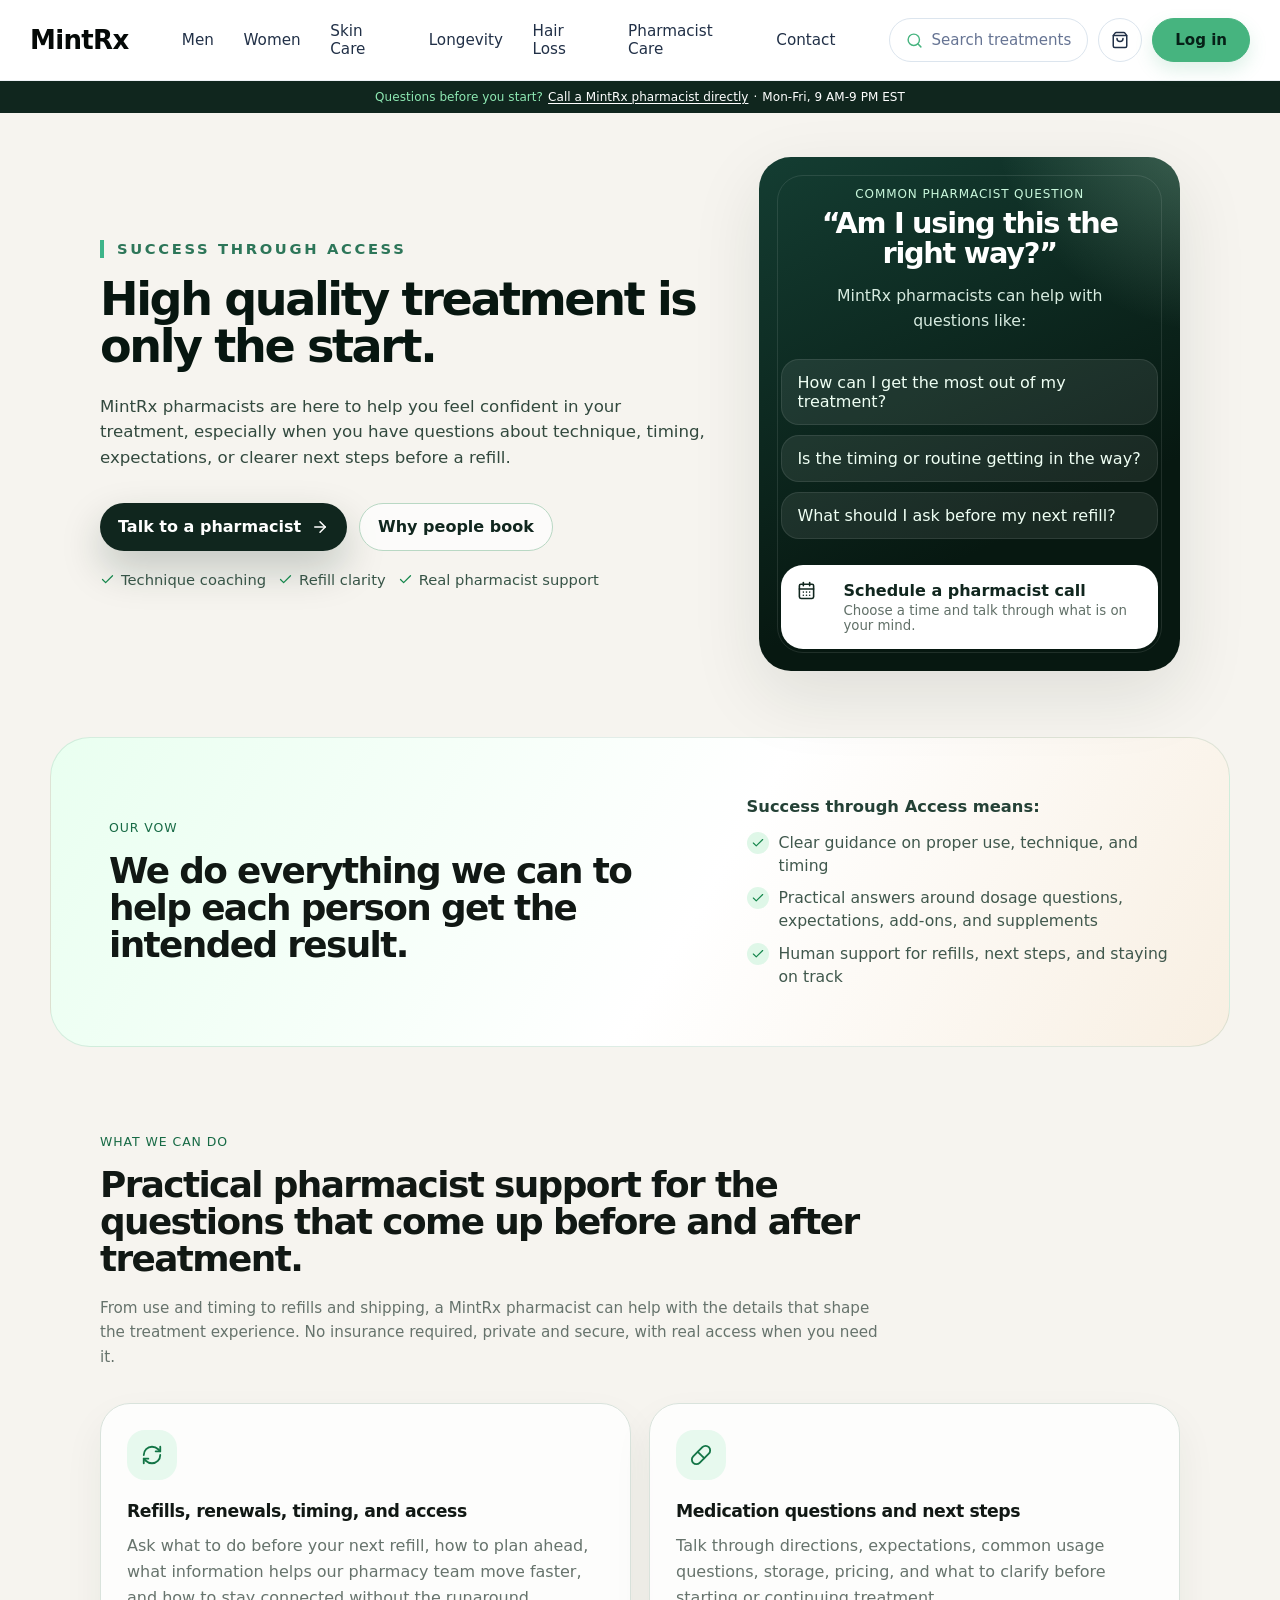
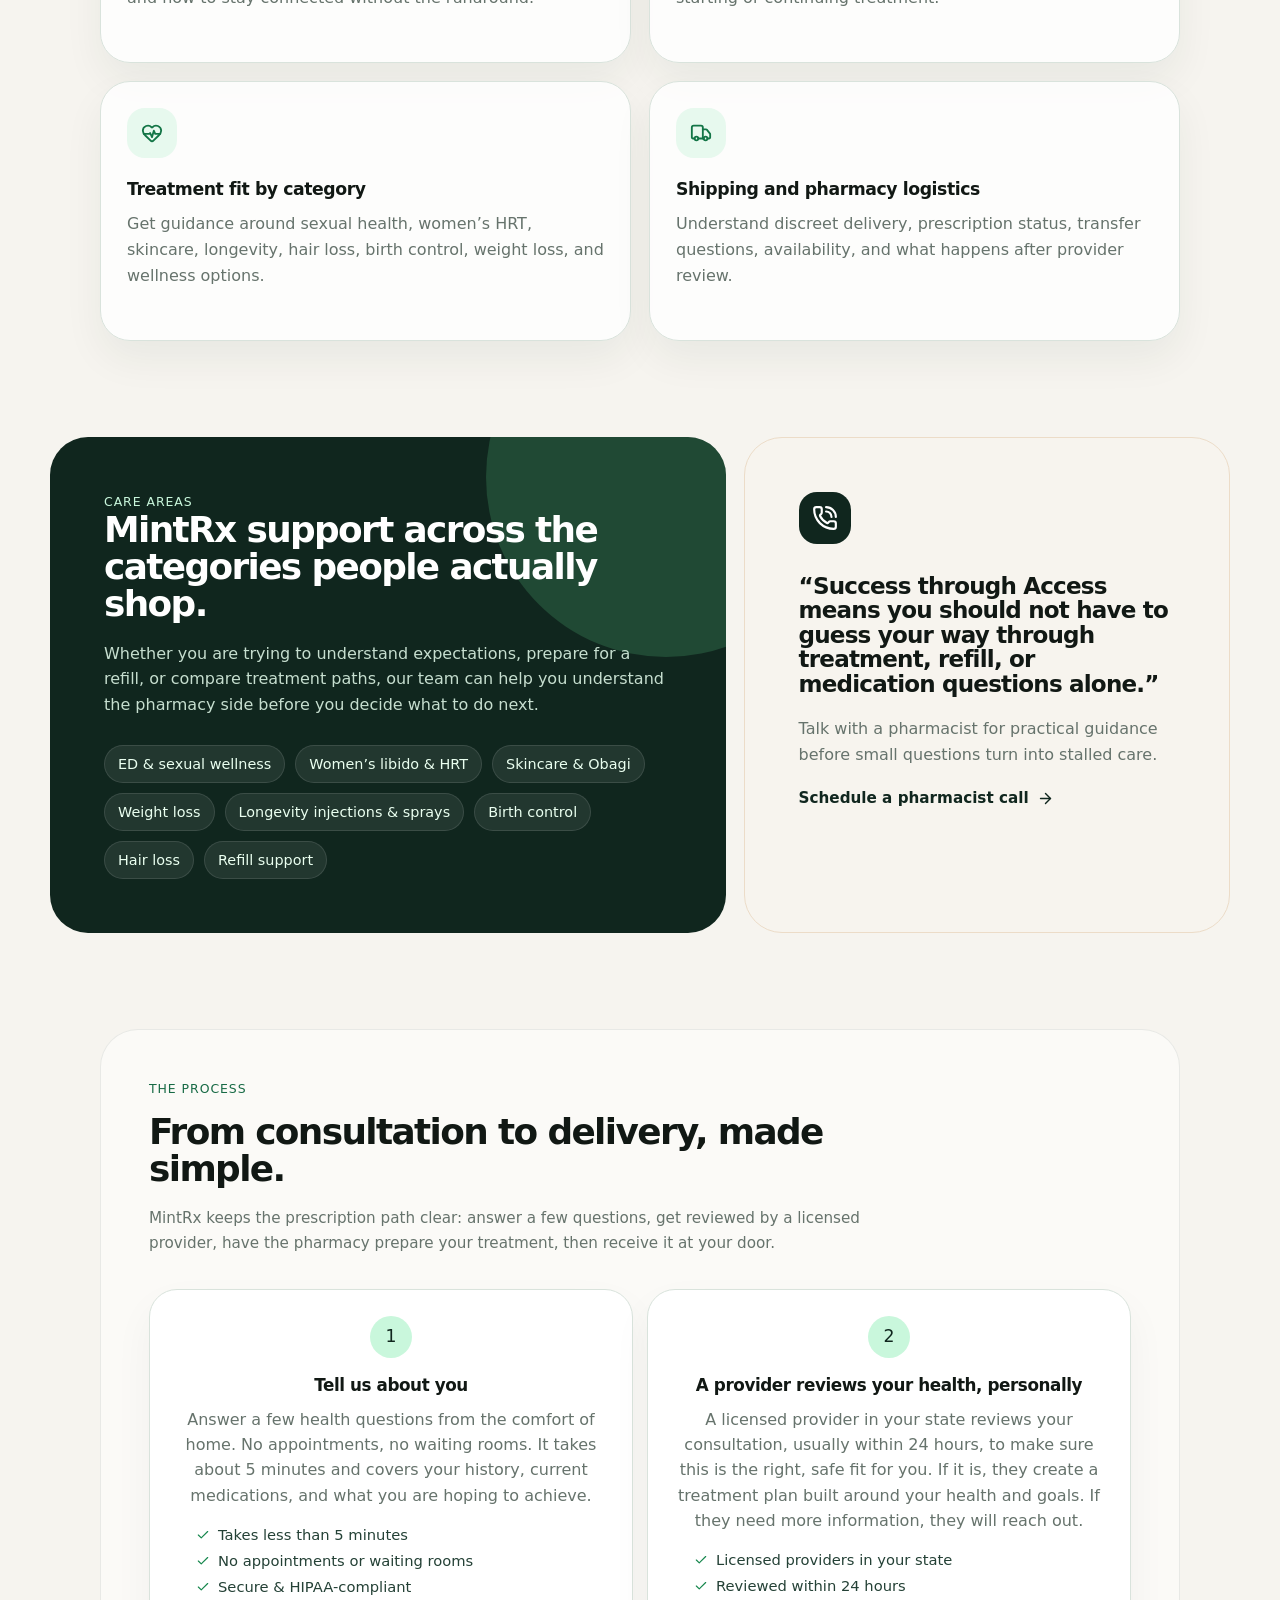
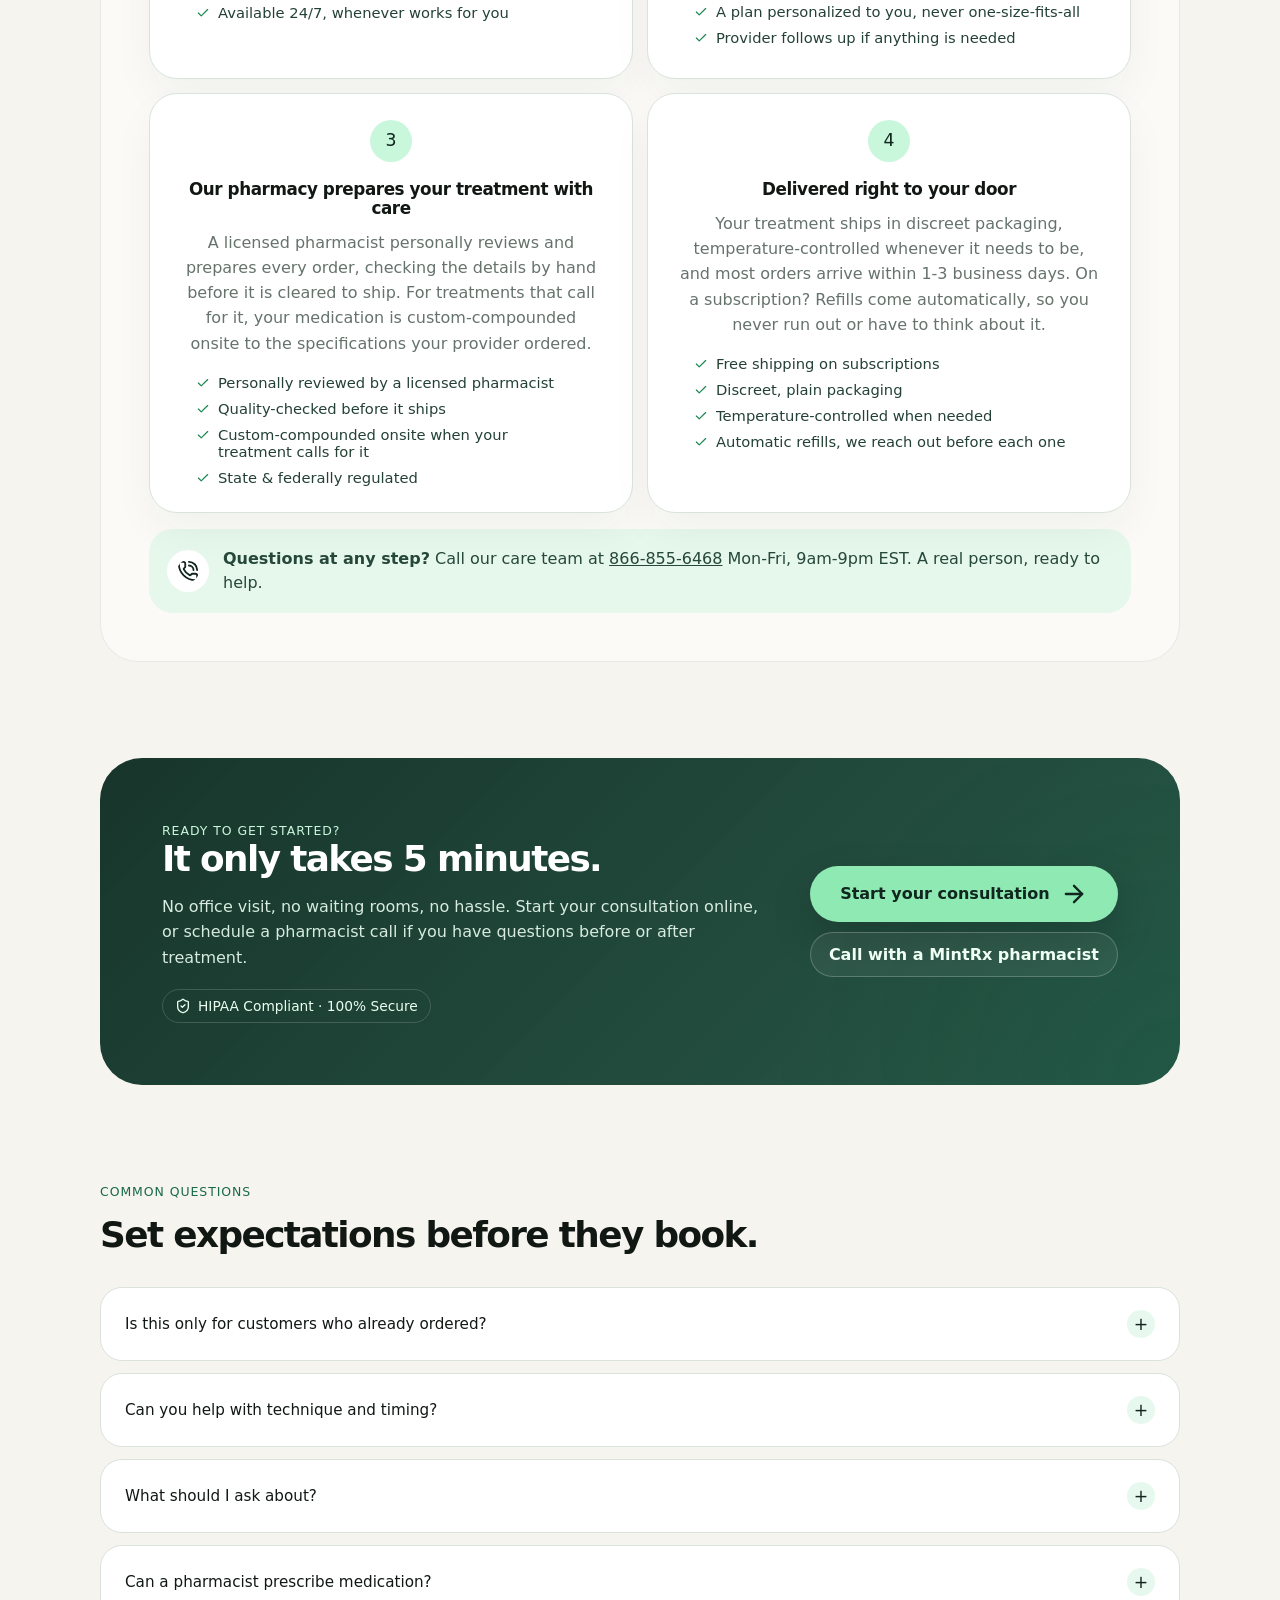
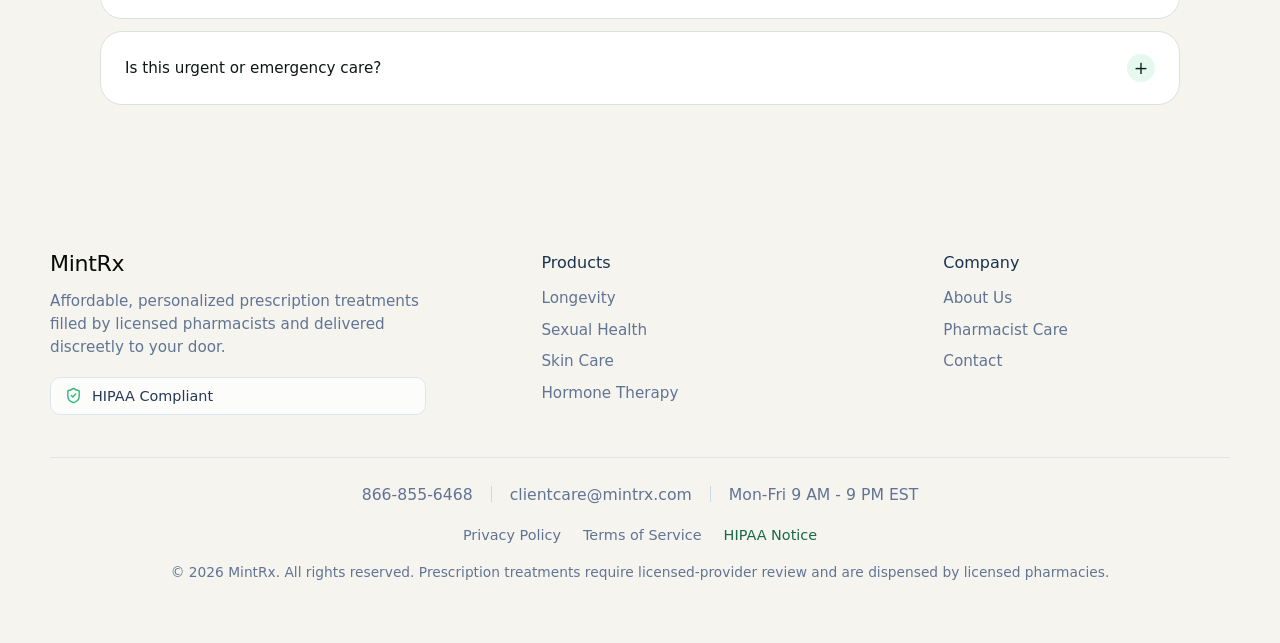
<file: index.html>
<!doctype html>
<html lang="en">
  <head>
    <meta charset="UTF-8" />
    <meta name="viewport" content="width=device-width, initial-scale=1.0" />
    <meta name="description" content="Talk to a MintRx pharmacist before your next refill. Learn what you can ask, how it works, and how to schedule pharmacy support." />
    <title>Talk to a Pharmacist | MintRx</title>
    <script type="module" crossorigin src="./assets/main-C_7VZZWX.js"></script>
    <link rel="stylesheet" crossorigin href="./assets/main-eGbc1Yk0.css">
  </head>
  <body>
    <div id="root"></div>

  </body>
</html>
</file>
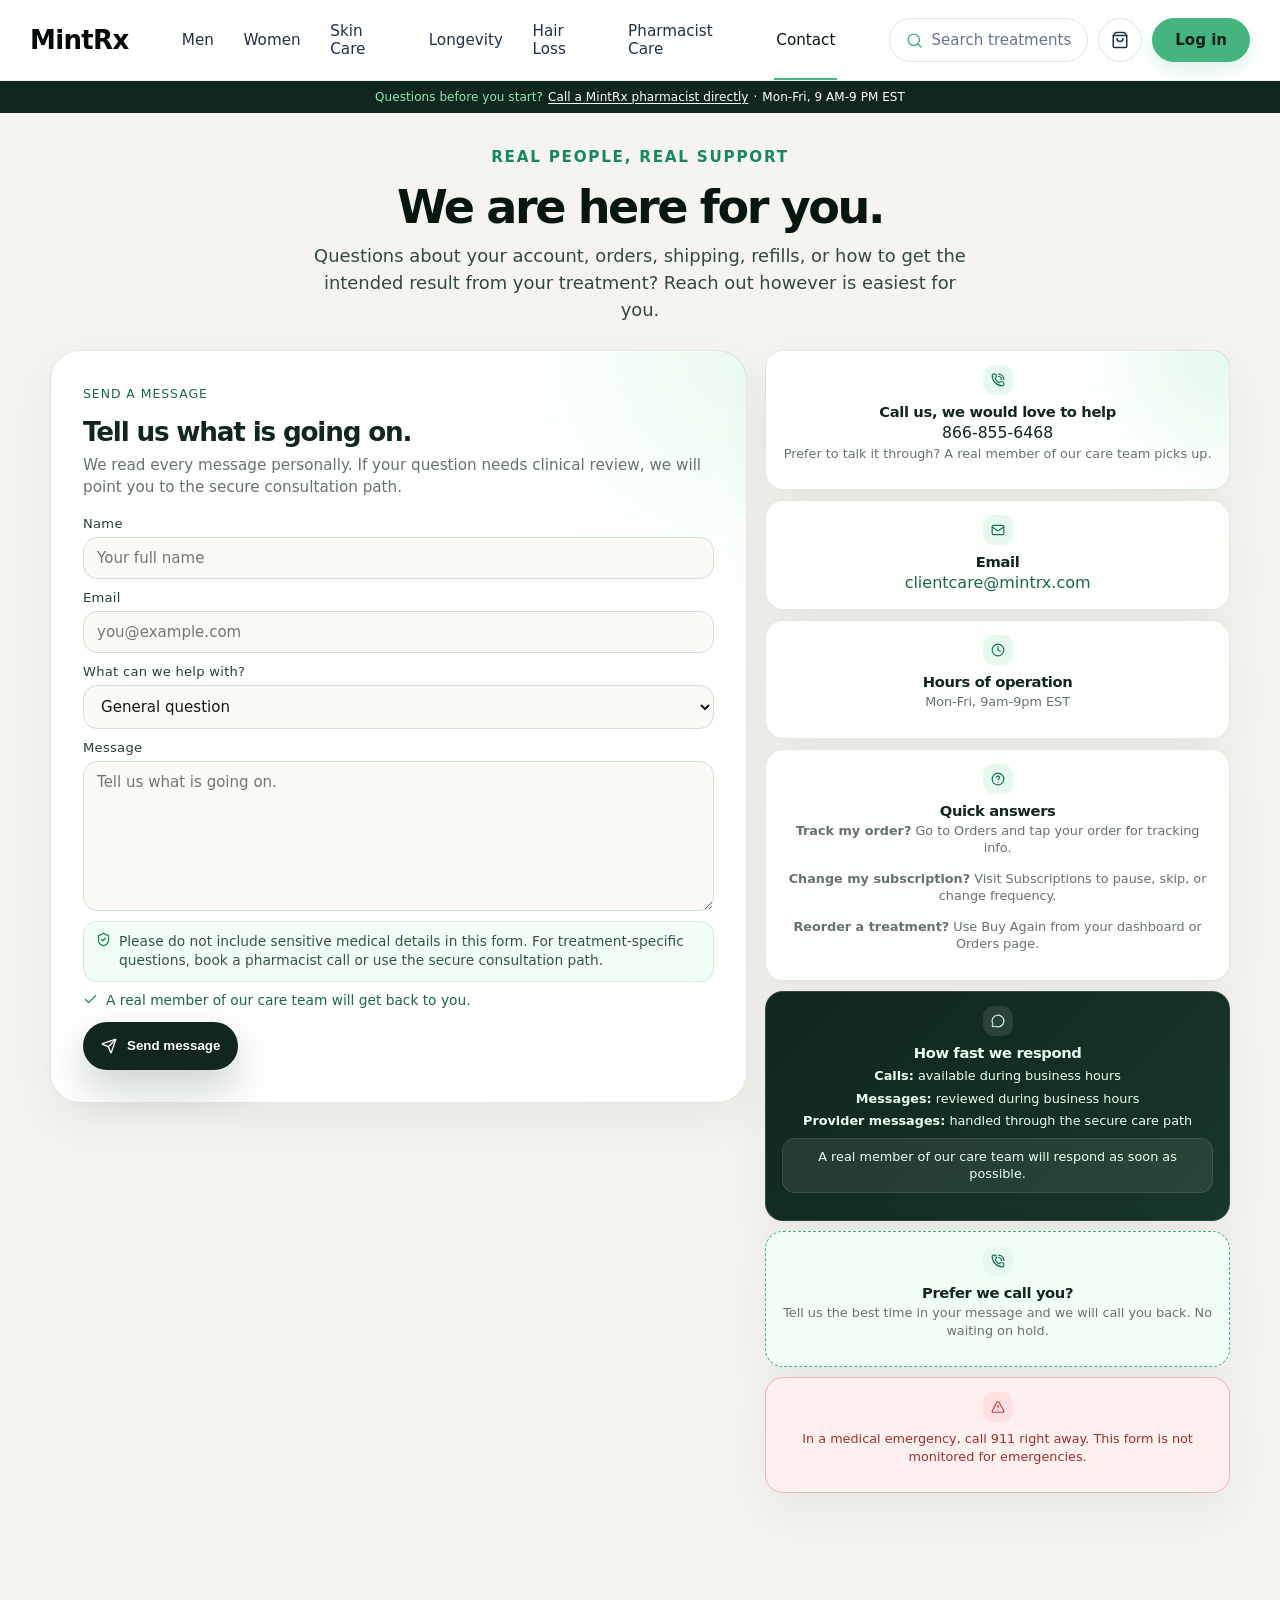
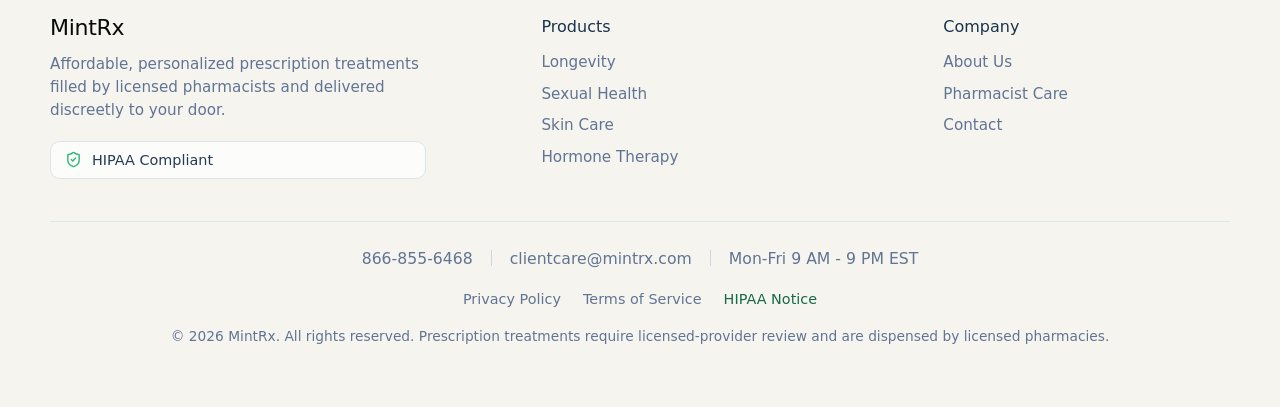
<file: contact.html>
<!doctype html>
<html lang="en">
  <head>
    <meta charset="UTF-8" />
    <meta name="viewport" content="width=device-width, initial-scale=1.0" />
    <meta name="description" content="Contact the MintRx care team for help with accounts, orders, shipping, refills, and pharmacy support." />
    <title>Contact MintRx</title>
    <script type="module" crossorigin src="./assets/main-C_7VZZWX.js"></script>
    <link rel="stylesheet" crossorigin href="./assets/main-eGbc1Yk0.css">
  </head>
  <body>
    <div id="root"></div>

  </body>
</html>
</file>
<file: assets/main-eGbc1Yk0.css>
@font-face{font-family:Poppins;font-style:normal;font-weight:300;font-display:swap;src:url(https://www.mintrx.com/_next/static/media/4c285fdca692ea22-s.p.woff2)format("woff2")}@font-face{font-family:Poppins;font-style:normal;font-weight:400;font-display:swap;src:url(https://www.mintrx.com/_next/static/media/eafabf029ad39a43-s.p.woff2)format("woff2")}@font-face{font-family:Poppins;font-style:normal;font-weight:500;font-display:swap;src:url(https://www.mintrx.com/_next/static/media/8888a3826f4a3af4-s.p.woff2)format("woff2")}@font-face{font-family:Poppins;font-style:normal;font-weight:600;font-display:swap;src:url(https://www.mintrx.com/_next/static/media/0484562807a97172-s.p.woff2)format("woff2")}@font-face{font-family:Poppins;font-style:normal;font-weight:700;font-display:swap;src:url(https://www.mintrx.com/_next/static/media/b957ea75a84b6ea7-s.p.woff2)format("woff2")}:root{--mint:#8ee9b3;--mint-2:#c9f7dc;--mint-soft:#e7f9ee;--deep:#10261e;--deep-2:#18362b;--ink:#111814;--muted:#66736c;--line:#d9e3dc;--cream:#f7f4ee;--sand:#eee5d7;--white:#fff;--action-green:#46b47f;--shadow:0 24px 70px #10261e1a;font-family:Poppins,system-ui,-apple-system,BlinkMacSystemFont,Segoe UI,sans-serif}*{box-sizing:border-box}html{scroll-behavior:smooth}body{color:var(--ink);background:#f6f4ef;margin:0;font-weight:400}a{color:inherit;text-decoration:none}main{overflow:hidden}.site-header{z-index:5;background:#fff;border-bottom:1px solid #eef2f6;grid-template-columns:auto 1fr auto;align-items:center;gap:clamp(28px,4vw,64px);width:100%;min-height:80px;padding:0 max(30px,50vw - 700px);display:grid;position:relative}.logo{color:#050907;letter-spacing:-.65px;align-items:center;font-size:26px;font-weight:800;line-height:39px;display:inline-flex}.logo img{width:128px;height:auto;display:block}nav{color:#213047;justify-content:center;align-items:center;gap:clamp(12px,2vw,28px);font-size:.95rem;font-weight:500;display:flex}nav a,nav .nav-static{border:0;border-radius:0;align-items:center;min-height:80px;padding:0 2px;display:inline-flex;position:relative}nav .nav-static{cursor:default}nav a:after{content:"";background:var(--action-green);transform-origin:0;height:2px;transition:transform .2s;position:absolute;bottom:0;left:0;right:0;transform:scaleX(0)}nav a:hover,nav a.active{color:#071610}nav a:hover:after,nav a.active:after{transform:scaleX(1)}.header-actions{align-items:center;gap:10px;display:flex}.search-pill,.cart-button,.login-button{min-height:44px;font:inherit;border-radius:999px;justify-content:center;align-items:center;font-size:.94rem;font-weight:500;transition:border-color .2s,background .2s,color .2s,transform .2s;display:inline-flex}.search-pill,.cart-button{color:#667493;background:#fff;border:1px solid #dce5ee}.search-pill{gap:9px;min-width:182px;padding:0 16px}.search-pill svg{color:var(--action-green)}.cart-button{color:#213047;width:44px;padding:0}.login-button{border:1px solid var(--action-green);background:var(--action-green);color:#062017;padding:0 22px;font-weight:600;box-shadow:0 8px 18px #46b47f2e}.search-pill:hover,.cart-button:hover{border-color:var(--action-green);color:#213047}.login-button:hover{background:#5ac592;transform:translateY(-1px)}.top-strip{color:#fff;letter-spacing:.005em;background:#10261e;justify-content:center;align-items:center;gap:5px;min-height:32px;padding:.42rem 1rem;font-size:12px;font-weight:300;line-height:1.2;display:flex}.top-strip strong{color:#8ee9b3;font-weight:500}.top-strip a{color:#fff;text-underline-offset:2px;font-weight:300;text-decoration:underline;text-decoration-thickness:.5px}.hero{grid-template-columns:minmax(0,1.05fr) minmax(330px,.72fr);align-items:center;gap:46px;width:min(1080px,100% - 32px);margin:44px auto 66px;display:grid}.hero-copy{position:relative}.hero-tagline{color:#176a45;letter-spacing:.065em;text-transform:uppercase;background:#5fd58a26;border:1px solid #166a4524;border-radius:999px;margin:0 0 18px;padding:8px 13px;font-size:.78rem;font-weight:500;display:inline-flex}.hero .hero-tagline{color:#2d7659;letter-spacing:.18em;text-transform:uppercase;background:0 0;border:0;border-left:4px solid #3eb489;border-radius:0;width:fit-content;margin:0 0 18px;padding:0 0 0 13px;font-size:clamp(.875rem,1.15vw,1rem);font-weight:600;line-height:1.2;display:block}.section-kicker{color:#176a45;text-transform:uppercase;letter-spacing:.075em;align-items:center;gap:8px;margin:0 0 18px;font-size:.78rem;font-weight:500;display:inline-flex}h1,h2,h3,p{margin-top:0}h1,h2,blockquote,h3{font-weight:600}h1{letter-spacing:-.052em;color:#071610;max-width:720px;margin-bottom:24px;font-size:clamp(2.05rem,3.6vw,3.15rem);line-height:1.02}.lede{color:#32493e;max-width:720px;margin-bottom:32px;font-size:clamp(.98rem,1.3vw,1.125rem);line-height:1.55}.hero-actions,.trust-row{flex-wrap:wrap;align-items:center;gap:12px;display:flex}.button{border-radius:999px;justify-content:center;align-items:center;gap:10px;min-height:48px;padding:12px 18px;font-weight:600;transition:transform .2s,box-shadow .2s,background .2s;display:inline-flex}.button:hover{transform:translateY(-2px)}.primary{background:var(--deep);color:#fff;box-shadow:0 18px 40px #09281f38}.secondary{color:var(--deep);background:#ffffffb3;border:1px solid #b9d8c4}.big{padding:14px 21px}.trust-row{color:#375447;margin-top:20px;font-size:.92rem;font-weight:500}.trust-row span{align-items:center;gap:6px;display:inline-flex}.trust-row svg{color:#16874d}.hero-card{color:#fff;box-shadow:var(--shadow);background:radial-gradient(circle at 112% -12%,#bdf2d057,#0000 15rem),linear-gradient(155deg,#143d32,#071811 70%);border-radius:32px;padding:30px 22px 22px;position:relative}.hero-card:after{content:"";pointer-events:none;z-index:0;border:1px solid #ffffff1a;border-radius:26px;position:absolute;inset:18px}.hero-card>*{z-index:1;position:relative}.consult-card{text-align:center;max-width:460px;margin:0 auto 26px}.micro{color:var(--mint-2);text-transform:uppercase;letter-spacing:.075em;margin-bottom:8px;font-size:.75rem;font-weight:500}.consult-card h2{letter-spacing:-.045em;margin:0;font-size:clamp(1.35rem,2.25vw,1.85rem);line-height:1.03}.consult-subcopy{color:#d7ebe0;max-width:390px;margin:16px auto 0;font-size:.98rem;line-height:1.55}.question-list{gap:10px;margin:26px 0;display:grid}.question-list span{color:#effff4;background:#ffffff14;border:1px solid #ffffff17;border-radius:18px;padding:13px 15px}.mini-schedule{color:var(--deep);background:#fff;border-radius:22px;grid-template-columns:34px 1fr;align-items:start;gap:12px;padding:16px;text-decoration:none;transition:transform .2s,box-shadow .2s;display:grid}.mini-schedule:hover{transform:translateY(-2px);box-shadow:0 18px 38px #0000002e}.mini-schedule small{color:#617068;margin-top:3px;display:block}.angle-band{background:linear-gradient(120deg,#e9fff0,#fff 55%,#f8efe2);border:1px solid #166a451f;border-radius:40px;grid-template-columns:1fr .72fr;align-items:center;gap:48px;width:min(1180px,100% - 32px);margin:0 auto 84px;padding:clamp(28px,5vw,58px);display:grid}.angle-band>div{flex-direction:column;justify-content:center;display:flex}.angle-band h2,.section-heading h2,.dark-panel h2,.schedule-section h2{letter-spacing:-.045em;margin-bottom:0;font-size:clamp(1.55rem,2.8vw,2.45rem);line-height:1.03}.vow-points{align-self:center;gap:14px;display:grid}.vow-points p{color:#244136;margin:0;font-size:1.02rem;font-weight:600;line-height:1.35}.vow-points ul{gap:10px;margin:0;padding:0;list-style:none;display:grid}.vow-points li{color:#40584d;grid-template-columns:22px 1fr;align-items:start;gap:10px;font-size:.98rem;line-height:1.45;display:grid}.vow-points svg{color:#16874d;background:#dff7e8;border-radius:50%;width:22px;height:22px;padding:4px}.section{width:min(1080px,100% - 32px);margin:0 auto 96px}.section-heading{max-width:780px;margin-bottom:34px}.section-heading p:not(.section-kicker){color:var(--muted);margin-top:18px;font-size:.95rem;line-height:1.6}.compact{max-width:670px}.topic-grid{grid-template-columns:repeat(2,1fr);gap:18px;display:grid}.topic-card{border:1px solid var(--line);background:#ffffffd1;border-radius:30px;min-height:260px;padding:26px;box-shadow:0 18px 40px #0c2d220f}.topic-icon{background:var(--mint-soft);color:#137546;border-radius:18px;place-items:center;width:50px;height:50px;margin-bottom:22px;display:grid}.topic-card h3{letter-spacing:-.025em;margin-bottom:12px;font-size:1.08rem;line-height:1.12}.topic-card p,.step p,details p,footer p,.dark-panel p,.quote-panel p,.schedule-section p{color:var(--muted);margin-bottom:0;line-height:1.6}.split-section{grid-template-columns:1fr .72fr;gap:18px;width:min(1180px,100% - 32px);margin:0 auto 96px;display:grid}.dark-panel,.quote-panel{border-radius:38px;padding:clamp(28px,5vw,54px)}.dark-panel{background:var(--deep);color:#fff;position:relative;overflow:hidden}.dark-panel:before{content:"";background:#5fd58a33;border-radius:50%;width:360px;height:360px;position:absolute;top:-140px;right:-120px}.dark-panel .section-kicker{color:var(--mint-2)}.dark-panel h2{margin-bottom:18px;position:relative}.dark-panel p{color:#c6decf;position:relative}.category-pills{flex-wrap:wrap;gap:10px;margin-top:28px;display:flex;position:relative}.category-pills span{color:#eafff0;background:#ffffff14;border:1px solid #ffffff1c;border-radius:999px;padding:10px 13px;font-size:.9rem;font-weight:500}.quote-panel{background:var(--cream);color:inherit;border:1px solid #ecdcc8;text-decoration:none;transition:transform .2s,border-color .2s,box-shadow .2s}.quote-panel:hover{border-color:#b9d8c4;transform:translateY(-2px);box-shadow:0 22px 52px #10261e17}.quote-icon{background:var(--deep);color:#fff;border-radius:18px;width:52px;height:52px;margin-bottom:26px;padding:13px}blockquote{letter-spacing:-.035em;margin:0 0 20px;font-size:clamp(1.2rem,1.8vw,1.62rem);font-weight:600;line-height:1.06}.quote-cta{color:var(--deep);align-items:center;gap:8px;margin-top:22px;font-size:.95rem;font-weight:600;display:inline-flex}.quote-cta svg{transition:transform .2s}.quote-panel:hover .quote-cta svg{transform:translate(3px)}.process-section{background:#fbfaf7;border:1px solid #10261e14;border-radius:38px;padding:clamp(28px,4vw,48px)}.process-heading{max-width:760px}.treatment-steps{grid-template-columns:repeat(2,1fr);gap:14px;display:grid}.treatment-step{border:1px solid var(--line);text-align:center;background:#fff;border-radius:28px;flex-direction:column;align-items:center;gap:18px;min-height:390px;padding:26px 30px;display:flex;box-shadow:0 18px 42px #10261e0b}.step-number{width:42px;height:42px;color:var(--deep);background:var(--mint-2);border-radius:50%;place-items:center;font-size:1.08rem;font-weight:500;line-height:1;display:grid}.treatment-step h3{letter-spacing:-.025em;margin-bottom:12px;font-size:clamp(1.05rem,1.25vw,1.2rem);line-height:1.12}.treatment-step p{color:var(--muted);margin-bottom:18px;line-height:1.58}.treatment-step ul{text-align:left;gap:9px;width:min(100%,390px);margin:0 auto;padding:0;list-style:none;display:grid}.treatment-step li{color:#244136;align-items:flex-start;gap:8px;font-size:.92rem;font-weight:500;display:flex}.treatment-step li svg{color:#16874d;flex:none;margin-top:2px}.care-note{color:#17372b;background:#e6f7ec;border-radius:24px;grid-template-columns:42px 1fr;align-items:center;gap:14px;margin-top:16px;padding:18px;display:grid}.care-note svg{width:42px;height:42px;color:var(--deep);background:#fff;border-radius:50%;padding:10px}.care-note p{color:#26483a;margin:0;line-height:1.5}.care-note a{font-weight:500;text-decoration:underline}.schedule-section{color:#fff;background:linear-gradient(135deg,#09281ff0,#164b3aeb),radial-gradient(circle at 100% 100%,#5fd58a80,#0000 25rem);border-radius:42px;justify-content:space-between;align-items:center;gap:34px;width:min(1080px,100% - 32px);margin:0 auto 96px;padding:clamp(30px,5vw,62px);display:flex}.schedule-section .section-kicker{color:var(--mint-2)}.schedule-section h2{margin-bottom:16px}.schedule-section p{color:#d7ebe0;max-width:720px}.secure-line{color:#eafff0;border:1px solid #ffffff29;border-radius:999px;align-items:center;gap:7px;margin-top:18px;padding:8px 12px;font-size:.86rem;font-weight:500;display:inline-flex}.schedule-actions{flex-direction:column;flex-shrink:0;gap:10px;display:flex}.schedule-button{background:var(--mint);color:var(--deep);white-space:nowrap;box-shadow:0 18px 42px #0000002e}.schedule-secondary{color:#effff4;white-space:nowrap;background:#ffffff0f;border:1px solid #ffffff38;min-height:44px}.schedule-button svg{width:28px;height:28px}.faq-list{gap:12px;display:grid}details{border:1px solid var(--line);background:#fff;border-radius:22px;padding:0;overflow:hidden}summary{cursor:pointer;justify-content:space-between;align-items:center;gap:18px;padding:22px 24px;font-size:.95rem;font-weight:500;list-style:none;display:flex}summary::-webkit-details-marker{display:none}summary:after{content:"+";width:28px;height:28px;color:var(--deep);background:var(--mint-soft);border-radius:50%;flex:0 0 28px;place-items:center;font-size:1.08rem;line-height:1;display:grid}details[open] summary:after{content:"-"}details p{padding:0 24px 22px}.contact-hero{text-align:center;width:min(900px,100% - 32px);margin:34px auto 26px}.contact-hero .hero-tagline{color:#16875f;letter-spacing:.115em;background:0 0;border:0;border-radius:0;margin-left:auto;margin-right:auto;padding:0;font-size:.95rem;font-weight:600}.contact-hero h1{letter-spacing:-.052em;max-width:none;margin-bottom:12px;font-size:clamp(2.05rem,3.6vw,3.15rem)}.contact-hero p:not(.hero-tagline){color:#32493e;max-width:660px;margin:0 auto;font-size:clamp(1rem,1.5vw,1.12rem);line-height:1.5}.contact-layout{grid-template-columns:minmax(0,1.08fr) minmax(320px,.72fr);align-items:start;gap:18px;width:min(1180px,100% - 32px);margin:0 auto 72px;display:grid}.contact-form,.support-card{border:1px solid #10261e1a;box-shadow:0 18px 48px #10261e11}.contact-form{background:radial-gradient(circle at 100% 0,#8ee9b32e,#0000 16rem),#fff;border-radius:30px;padding:clamp(22px,3vw,32px)}.form-card-heading{margin-bottom:18px}.form-card-heading h2{color:var(--deep);letter-spacing:-.045em;margin-bottom:8px;font-size:clamp(1.35rem,2.05vw,1.75rem);line-height:1.03}.form-card-heading p:not(.section-kicker){color:var(--muted);font-size:.95rem;line-height:1.45}.contact-form label{gap:6px;margin-bottom:11px;display:grid}.contact-form label span{color:#244136;letter-spacing:.02em;font-size:.82rem;font-weight:500}.contact-form input,.contact-form select,.contact-form textarea{width:100%;color:var(--ink);font:inherit;background:#fbfaf7;border:1px solid #cfe0d6;border-radius:14px;outline:none;padding:11px 13px;font-size:.94rem;transition:border-color .2s,box-shadow .2s,background .2s}.contact-form textarea{resize:vertical;min-height:118px}.contact-form input:focus,.contact-form select:focus,.contact-form textarea:focus{background:#fff;border-color:#46b47f;box-shadow:0 0 0 4px #46b47f24}.privacy-note,.form-reassurance{color:#176a45;align-items:flex-start;gap:8px;font-size:.86rem;font-weight:500;display:flex}.privacy-note{color:#315545;background:#f1fff6;border:1px solid #166a4521;border-radius:14px;margin:-1px 0 10px;padding:10px 12px;line-height:1.42}.form-reassurance{align-items:center;margin:7px 0 14px}.privacy-note svg,.form-reassurance svg{color:#16874d;flex:none}.contact-submit{cursor:pointer;border:0}.contact-sidebar{gap:10px;display:grid}.support-card{text-align:center;background:#ffffffdb;border-radius:18px;flex-direction:column;align-items:center;gap:8px;padding:14px 16px;display:flex}.support-card>svg{background:var(--mint-soft);color:#137546;border-radius:11px;width:30px;height:30px;padding:8px}.support-card h3{color:var(--deep);letter-spacing:-.025em;margin-bottom:3px;font-size:.92rem}.support-card p,.support-card li{color:var(--muted);font-size:.8rem;line-height:1.38}.support-card a{color:#176a45;justify-content:center;margin-bottom:3px;font-weight:500;display:inline-flex}.call-card{background:radial-gradient(circle at 100% 0,#8ee9b33d,#0000 10rem),#fff}.call-card a{color:var(--deep);font-size:.98rem}.quick-card p+p{margin-top:6px}.response-card{background:linear-gradient(135deg,#10261e,#18362b);border-color:#ffffff1f}.response-card>svg{color:var(--mint-2);background:#ffffff1a}.response-card h3,.response-card li,.response-card p{color:#eafff0}.response-card ul{text-align:center;gap:5px;margin:6px 0 0;padding:0;list-style:none;display:grid}.human-note{background:#ffffff14;border:1px solid #ffffff1a;border-radius:13px;margin-top:8px;padding:9px;font-weight:500}.callback-card{background:#f1fff6;border-style:dashed;border-color:#46b47f}.emergency-card{background:#fff0f0;border-color:#f3b2b2;grid-template-columns:38px 1fr}.emergency-card>svg{color:#c53939;background:#ffe0e0}.emergency-card p{color:#a02f2f;font-weight:500}.site-footer{color:#19334c;width:min(1180px,100% - 32px);margin:0 auto 34px;padding:clamp(30px,5vw,52px) 0 26px}.footer-main{grid-template-columns:minmax(260px,1.05fr) minmax(160px,.8fr) minmax(160px,.8fr);align-items:start;gap:clamp(44px,9vw,118px);display:grid}.footer-wordmark{color:#060b08;letter-spacing:-.015em;margin-bottom:14px;font-size:1.38rem;font-weight:500;line-height:1;display:inline-flex}.footer-brand p{color:#617493;max-width:390px;margin-bottom:18px;font-size:.95rem;line-height:1.52}.footer-compliance{color:#263955;background:#ffffffb8;border:1px solid #dce5ee;border-radius:10px;align-items:center;gap:10px;width:min(100%,385px);min-height:38px;padding:9px 14px;font-size:.9rem;font-weight:500;display:flex}.footer-compliance svg{color:#31b67b}.footer-links{gap:14px;display:grid}.footer-links h3{color:#19334c;margin-bottom:4px;font-size:1rem;font-weight:500}.footer-links a{color:#617493;font-size:.95rem;line-height:1.15;transition:color .2s}.footer-links a:hover,.footer-contact-row a:hover,.footer-legal-links a:hover{color:#176a45}.footer-divider{background:#dce5ee;height:1px;margin:42px 0 24px}.footer-contact-row,.footer-legal-links{flex-wrap:wrap;justify-content:center;align-items:center;display:flex}.footer-contact-row{color:#617493;gap:18px;font-size:.98rem}.footer-contact-row a,.footer-contact-row p{color:#617493;margin:0}.footer-contact-row span{background:#cad7e5;width:1px;height:16px}.footer-legal-links{gap:22px;margin-top:20px}.footer-legal-links a{color:#617493;font-size:.9rem}.footer-legal-links a:nth-child(3){color:#176a45}.footer-disclaimer{color:#617493;text-align:center;margin:20px auto 0;font-size:.86rem;line-height:1.45}@media (width<=940px){.site-header{grid-template-columns:1fr;gap:14px;padding:16px 20px}nav{flex-wrap:wrap;justify-content:center}nav a,nav .nav-static{min-height:auto;padding:8px 2px}.header-actions{flex-wrap:wrap;justify-content:center}.top-strip{text-align:center;flex-wrap:wrap;gap:4px 7px}.hero,.angle-band,.split-section,.contact-layout{grid-template-columns:1fr}.topic-grid{grid-template-columns:repeat(2,1fr)}.featured-topic{grid-column:span 2}.treatment-steps{grid-template-columns:1fr}.schedule-section{flex-direction:column;align-items:flex-start}.contact-hero{margin-top:42px}.schedule-actions{flex-flow:wrap}}@media (width<=640px){.top-strip{font-size:.68rem}.hero{margin-top:34px}h1{font-size:clamp(2.05rem,12vw,3.15rem)}.hero-card,.dark-panel,.quote-panel,.schedule-section{border-radius:28px}.topic-grid,.treatment-steps{grid-template-columns:1fr}.featured-topic{grid-column:span 1}.treatment-step{min-height:auto}.consult-card{grid-template-columns:1fr}.schedule-actions{flex-direction:column;width:100%}.schedule-actions .button{white-space:normal;width:100%}.contact-form{border-radius:28px}.footer-main{grid-template-columns:1fr;gap:28px}.footer-brand,.footer-brand p,.footer-compliance,.footer-links{text-align:center;margin-left:auto;margin-right:auto}.footer-compliance{justify-content:center}.footer-contact-row{flex-direction:column;gap:10px}.footer-contact-row span{display:none}}@media (prefers-reduced-motion:reduce){html{scroll-behavior:auto}.button{transition:none}.button:hover{transform:none}}
</file>
